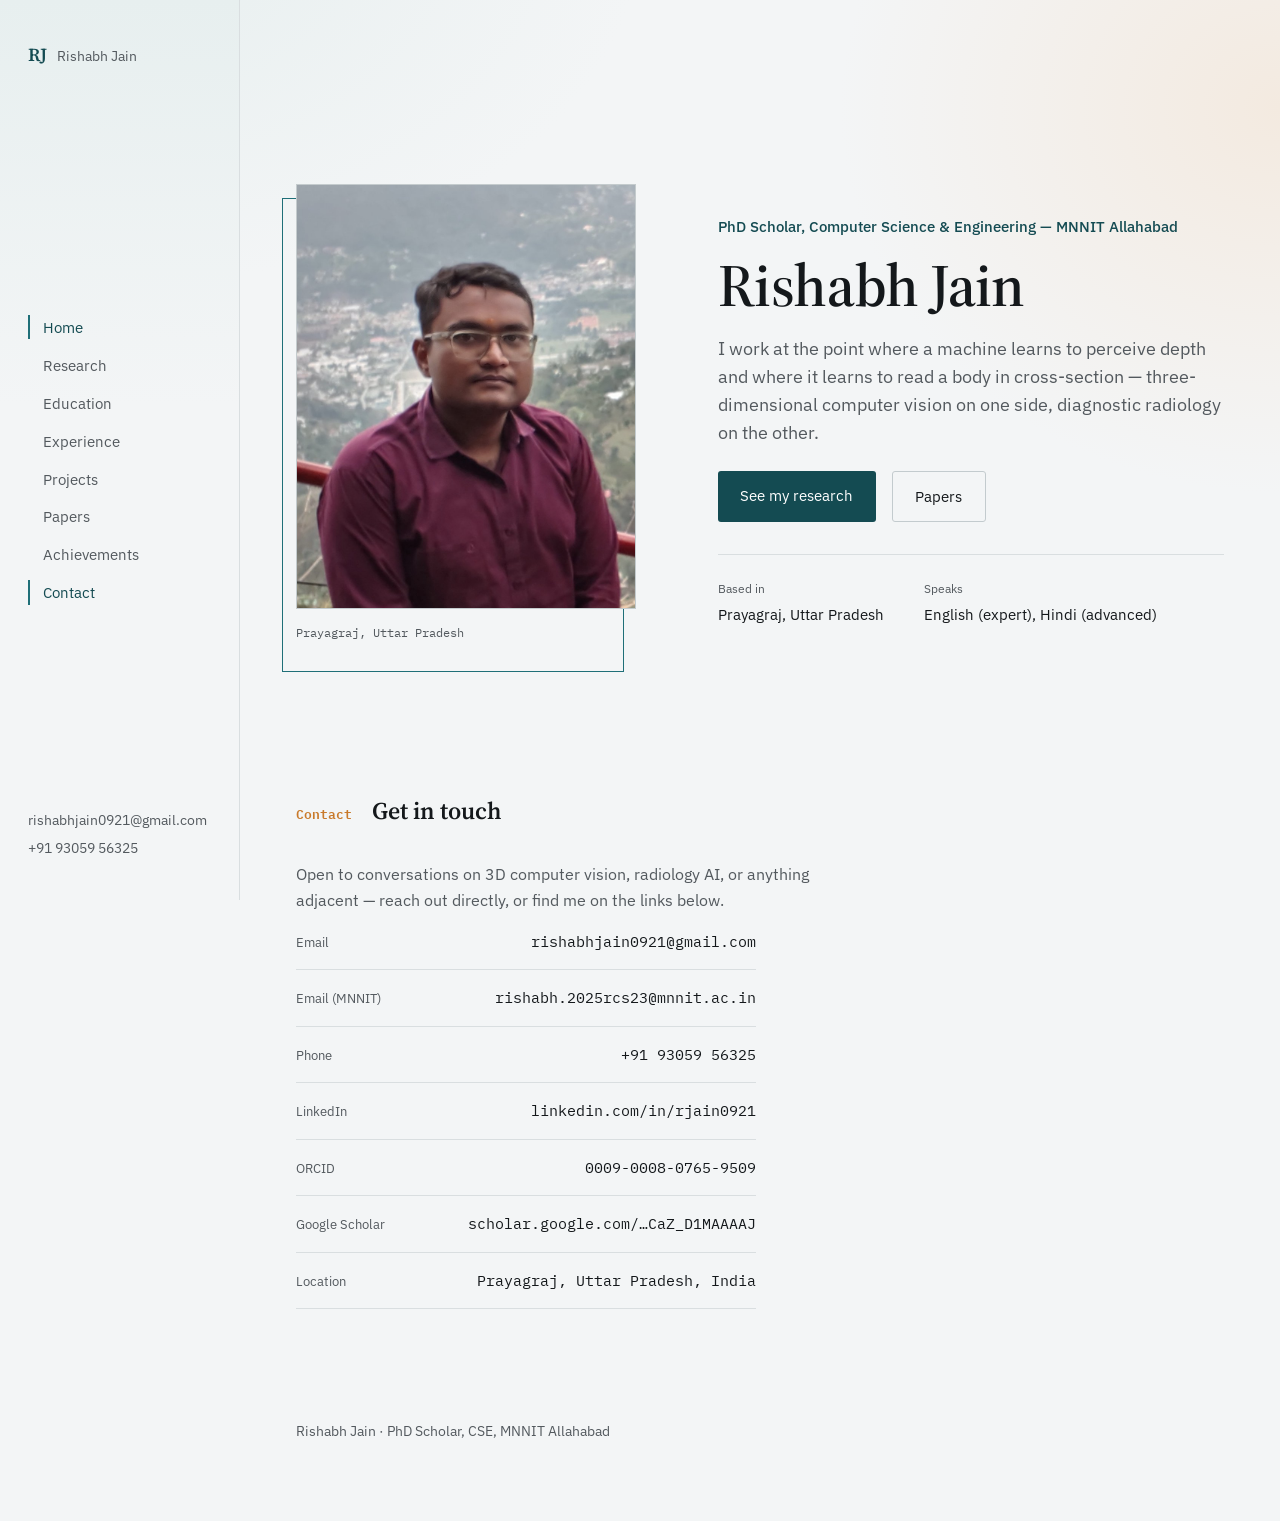
<file: index.html>
<!DOCTYPE html>
<html lang="en">
<head>
<meta charset="UTF-8">
<meta name="viewport" content="width=device-width, initial-scale=1">
<title>Rishabh Jain — PhD Scholar, Computer Science &amp; Engineering</title>
<meta name="description" content="Rishabh Jain — PhD scholar at MNNIT Allahabad researching 3D computer vision and radiology AI.">
<link rel="icon" href="data:,">
<link rel="preconnect" href="https://fonts.googleapis.com">
<link rel="preconnect" href="https://fonts.gstatic.com" crossorigin>
<link href="https://fonts.googleapis.com/css2?family=Source+Serif+4:opsz,wght@8..60,400;8..60,500;8..60,600;8..60,700&family=IBM+Plex+Sans:wght@400;500;600&family=IBM+Plex+Mono:wght@400;500&display=swap" rel="stylesheet">
<link rel="stylesheet" href="style.css">
</head>
<body>

<a class="skip-link" href="#main">Skip to content</a>

<input type="checkbox" id="nav-toggle" class="nav-toggle-input">
<label for="nav-toggle" class="nav-toggle-label" aria-hidden="true">
  <span></span>
</label>

<nav class="sidebar" aria-label="Section navigation">
  <a class="sidebar-top" href="index.html">
    <span class="mark" aria-hidden="true">RJ</span>
    <span class="mark-full">Rishabh Jain</span>
  </a>
  <ol class="sidebar-nav">
    <li><a href="index.html">Home</a></li>
    <li><a href="research.html">Research</a></li>
    <li><a href="education.html">Education</a></li>
    <li><a href="experience.html">Experience</a></li>
    <li><a href="projects.html">Projects</a></li>
    <li><a href="papers.html">Papers</a></li>
    <li><a href="achievements.html">Achievements</a></li>
    <li><a href="index.html#contact">Contact</a></li>
  </ol>
  <div class="sidebar-bottom">
    <a href="mailto:rishabhjain0921@gmail.com">rishabhjain0921@gmail.com</a>
    <a href="tel:+919305956325">+91 93059 56325</a>
  </div>
</nav>

<main id="main">

  <section class="home-hero" id="top">
    <div class="profile-photo-wrap">
      <img class="profile-photo" src="assets/rishabh.jpg" alt="Portrait of Rishabh Jain">
      <p class="photo-caption">Prayagraj, Uttar Pradesh</p>
    </div>
    <div class="hero-text">
      <p class="cred">PhD Scholar, Computer Science &amp; Engineering — MNNIT Allahabad</p>
      <h1>Rishabh Jain</h1>
      <p class="hero-lede">
        I work at the point where a machine learns to perceive depth and where it learns
        to read a body in cross-section — three-dimensional computer vision on one side,
        diagnostic radiology on the other.
      </p>
      <div class="hero-links">
        <a href="research.html" class="btn-primary">See my research</a>
        <a href="papers.html" class="btn-ghost">Papers</a>
      </div>
      <dl class="hero-meta">
        <div><dt>Based in</dt><dd>Prayagraj, Uttar Pradesh</dd></div>
        <div><dt>Speaks</dt><dd>English (expert), Hindi (advanced)</dd></div>
      </dl>
    </div>
  </section>

  <section class="section contact" id="contact">
    <h2><span class="num">Contact</span>Get in touch</h2>
    <p class="contact-lede">
      Open to conversations on 3D computer vision, radiology AI, or anything adjacent —
      reach out directly, or find me on the links below.
    </p>
    <ul class="profile-links">
      <li>
        <a href="mailto:rishabhjain0921@gmail.com">
          <span class="pl-label">Email</span>
          <span class="pl-value">rishabhjain0921@gmail.com</span>
        </a>
      </li>
      <li>
        <a href="mailto:rishabh.2025rcs23@mnnit.ac.in">
          <span class="pl-label">Email (MNNIT)</span>
          <span class="pl-value">rishabh.2025rcs23@mnnit.ac.in</span>
        </a>
      </li>
      <li>
        <a href="tel:+919305956325">
          <span class="pl-label">Phone</span>
          <span class="pl-value">+91 93059 56325</span>
        </a>
      </li>
      <li>
        <a href="https://www.linkedin.com/in/rjain0921" target="_blank" rel="noopener">
          <span class="pl-label">LinkedIn</span>
          <span class="pl-value">linkedin.com/in/rjain0921</span>
        </a>
      </li>
      <li>
        <a href="https://orcid.org/0009-0008-0765-9509" target="_blank" rel="noopener">
          <span class="pl-label">ORCID</span>
          <span class="pl-value">0009-0008-0765-9509</span>
        </a>
      </li>
      <li>
        <a href="https://scholar.google.com/citations?hl=en&amp;user=CaZ_D1MAAAAJ" target="_blank" rel="noopener">
          <span class="pl-label">Google Scholar</span>
          <span class="pl-value">scholar.google.com/…CaZ_D1MAAAAJ</span>
        </a>
      </li>
      <li>
        <a href="https://www.google.com/maps/place/Prayagraj" target="_blank" rel="noopener">
          <span class="pl-label">Location</span>
          <span class="pl-value">Prayagraj, Uttar Pradesh, India</span>
        </a>
      </li>
    </ul>
  </section>

  <footer class="site-footer">
    <p>Rishabh Jain · PhD Scholar, CSE, MNNIT Allahabad</p>
  </footer>

</main>

<script src="script.js"></script>
</body>
</html>
</file>
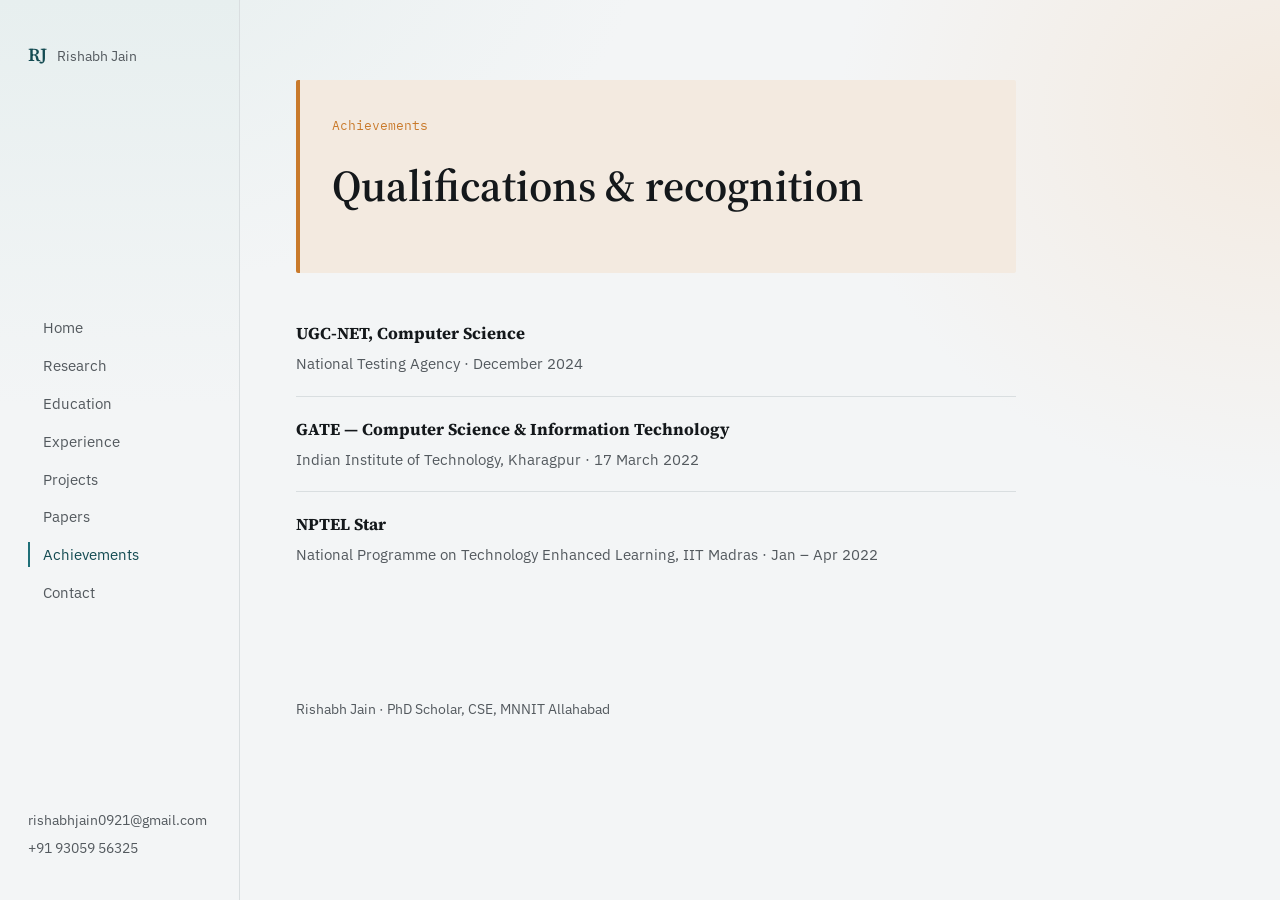
<file: achievements.html>
<!DOCTYPE html>
<html lang="en">
<head>
<meta charset="UTF-8">
<meta name="viewport" content="width=device-width, initial-scale=1">
<title>Achievements — Rishabh Jain</title>
<link rel="icon" href="data:,">
<link rel="preconnect" href="https://fonts.googleapis.com">
<link rel="preconnect" href="https://fonts.gstatic.com" crossorigin>
<link href="https://fonts.googleapis.com/css2?family=Source+Serif+4:opsz,wght@8..60,400;8..60,500;8..60,600;8..60,700&family=IBM+Plex+Sans:wght@400;500;600&family=IBM+Plex+Mono:wght@400;500&display=swap" rel="stylesheet">
<link rel="stylesheet" href="style.css">
</head>
<body>

<a class="skip-link" href="#main">Skip to content</a>

<input type="checkbox" id="nav-toggle" class="nav-toggle-input">
<label for="nav-toggle" class="nav-toggle-label" aria-hidden="true">
  <span></span>
</label>

<nav class="sidebar" aria-label="Section navigation">
  <a class="sidebar-top" href="index.html">
    <span class="mark" aria-hidden="true">RJ</span>
    <span class="mark-full">Rishabh Jain</span>
  </a>
  <ol class="sidebar-nav">
    <li><a href="index.html">Home</a></li>
    <li><a href="research.html">Research</a></li>
    <li><a href="education.html">Education</a></li>
    <li><a href="experience.html">Experience</a></li>
    <li><a href="projects.html">Projects</a></li>
    <li><a href="papers.html">Papers</a></li>
    <li><a href="achievements.html">Achievements</a></li>
    <li><a href="index.html#contact">Contact</a></li>
  </ol>
  <div class="sidebar-bottom">
    <a href="mailto:rishabhjain0921@gmail.com">rishabhjain0921@gmail.com</a>
    <a href="tel:+919305956325">+91 93059 56325</a>
  </div>
</nav>

<main id="main">

  <div class="page-head tint-amber">
    <span class="num">Achievements</span>
    <h1>Qualifications &amp; recognition</h1>
  </div>

  <section class="section">
    <ul class="achieve-list">
      <li>
        <h3>UGC-NET, Computer Science</h3>
        <p>National Testing Agency · December 2024</p>
      </li>
      <li>
        <h3>GATE — Computer Science &amp; Information Technology</h3>
        <p>Indian Institute of Technology, Kharagpur · 17 March 2022</p>
      </li>
      <li>
        <h3>NPTEL Star</h3>
        <p>National Programme on Technology Enhanced Learning, IIT Madras · Jan – Apr 2022</p>
      </li>
    </ul>
  </section>

  <footer class="site-footer">
    <p>Rishabh Jain · PhD Scholar, CSE, MNNIT Allahabad</p>
  </footer>

</main>

<script src="script.js"></script>
</body>
</html>
</file>
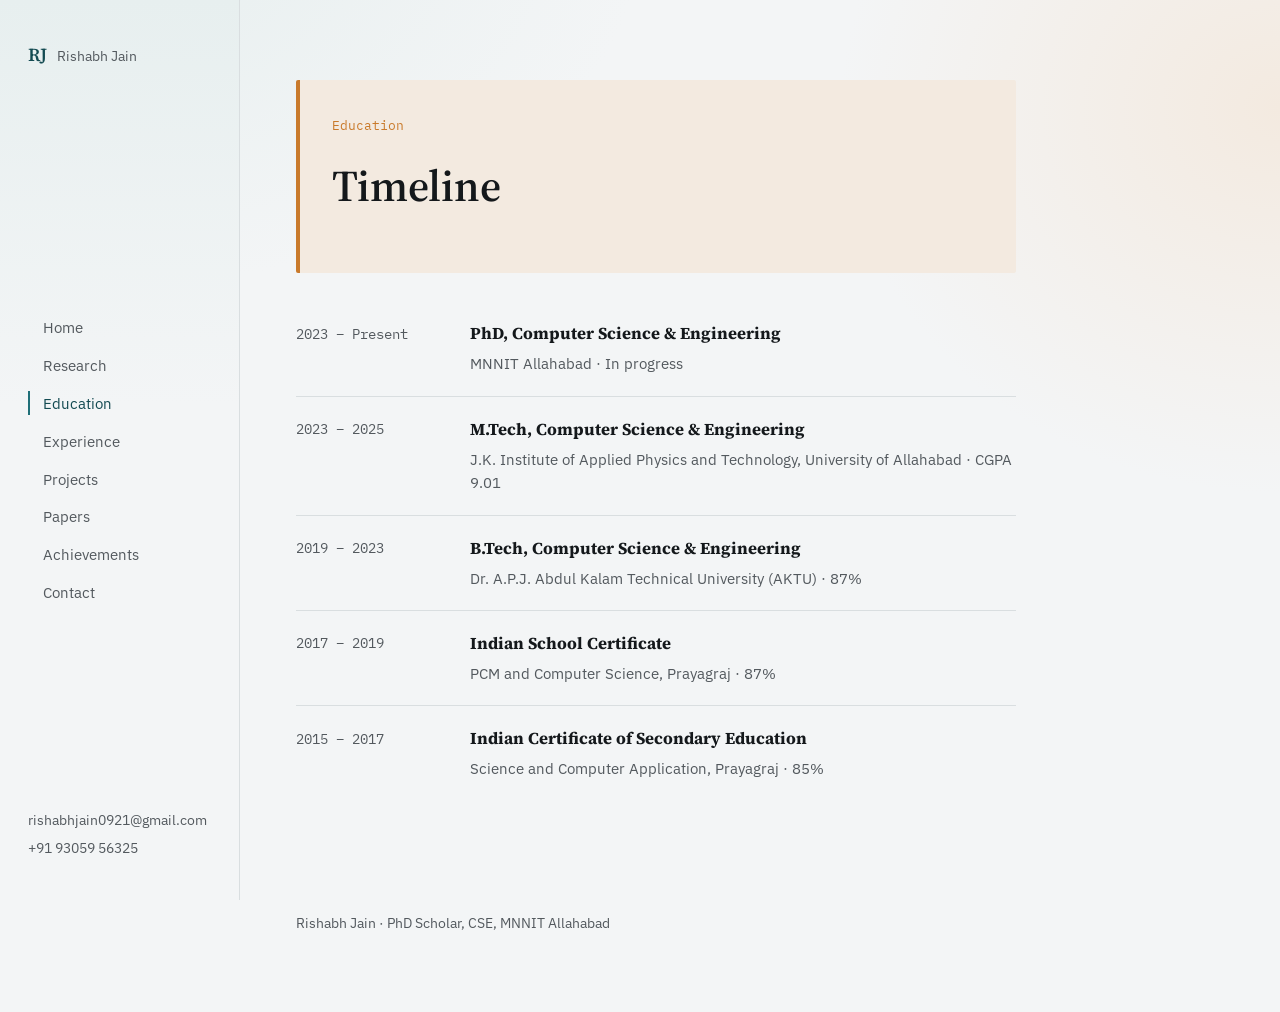
<file: education.html>
<!DOCTYPE html>
<html lang="en">
<head>
<meta charset="UTF-8">
<meta name="viewport" content="width=device-width, initial-scale=1">
<title>Education — Rishabh Jain</title>
<link rel="icon" href="data:,">
<link rel="preconnect" href="https://fonts.googleapis.com">
<link rel="preconnect" href="https://fonts.gstatic.com" crossorigin>
<link href="https://fonts.googleapis.com/css2?family=Source+Serif+4:opsz,wght@8..60,400;8..60,500;8..60,600;8..60,700&family=IBM+Plex+Sans:wght@400;500;600&family=IBM+Plex+Mono:wght@400;500&display=swap" rel="stylesheet">
<link rel="stylesheet" href="style.css">
</head>
<body>

<a class="skip-link" href="#main">Skip to content</a>

<input type="checkbox" id="nav-toggle" class="nav-toggle-input">
<label for="nav-toggle" class="nav-toggle-label" aria-hidden="true">
  <span></span>
</label>

<nav class="sidebar" aria-label="Section navigation">
  <a class="sidebar-top" href="index.html">
    <span class="mark" aria-hidden="true">RJ</span>
    <span class="mark-full">Rishabh Jain</span>
  </a>
  <ol class="sidebar-nav">
    <li><a href="index.html">Home</a></li>
    <li><a href="research.html">Research</a></li>
    <li><a href="education.html">Education</a></li>
    <li><a href="experience.html">Experience</a></li>
    <li><a href="projects.html">Projects</a></li>
    <li><a href="papers.html">Papers</a></li>
    <li><a href="achievements.html">Achievements</a></li>
    <li><a href="index.html#contact">Contact</a></li>
  </ol>
  <div class="sidebar-bottom">
    <a href="mailto:rishabhjain0921@gmail.com">rishabhjain0921@gmail.com</a>
    <a href="tel:+919305956325">+91 93059 56325</a>
  </div>
</nav>

<main id="main">

  <div class="page-head tint-amber">
    <span class="num">Education</span>
    <h1>Timeline</h1>
  </div>

  <section class="section">
    <ol class="timeline">
      <li>
        <div class="tl-year">2023 – Present</div>
        <div class="tl-body">
          <h3>PhD, Computer Science &amp; Engineering</h3>
          <p>MNNIT Allahabad · In progress</p>
        </div>
      </li>
      <li>
        <div class="tl-year">2023 – 2025</div>
        <div class="tl-body">
          <h3>M.Tech, Computer Science &amp; Engineering</h3>
          <p>J.K. Institute of Applied Physics and Technology, University of Allahabad · CGPA 9.01</p>
        </div>
      </li>
      <li>
        <div class="tl-year">2019 – 2023</div>
        <div class="tl-body">
          <h3>B.Tech, Computer Science &amp; Engineering</h3>
          <p>Dr. A.P.J. Abdul Kalam Technical University (AKTU) · 87%</p>
        </div>
      </li>
      <li>
        <div class="tl-year">2017 – 2019</div>
        <div class="tl-body">
          <h3>Indian School Certificate</h3>
          <p>PCM and Computer Science, Prayagraj · 87%</p>
        </div>
      </li>
      <li>
        <div class="tl-year">2015 – 2017</div>
        <div class="tl-body">
          <h3>Indian Certificate of Secondary Education</h3>
          <p>Science and Computer Application, Prayagraj · 85%</p>
        </div>
      </li>
    </ol>
  </section>

  <footer class="site-footer">
    <p>Rishabh Jain · PhD Scholar, CSE, MNNIT Allahabad</p>
  </footer>

</main>

<script src="script.js"></script>
</body>
</html>
</file>
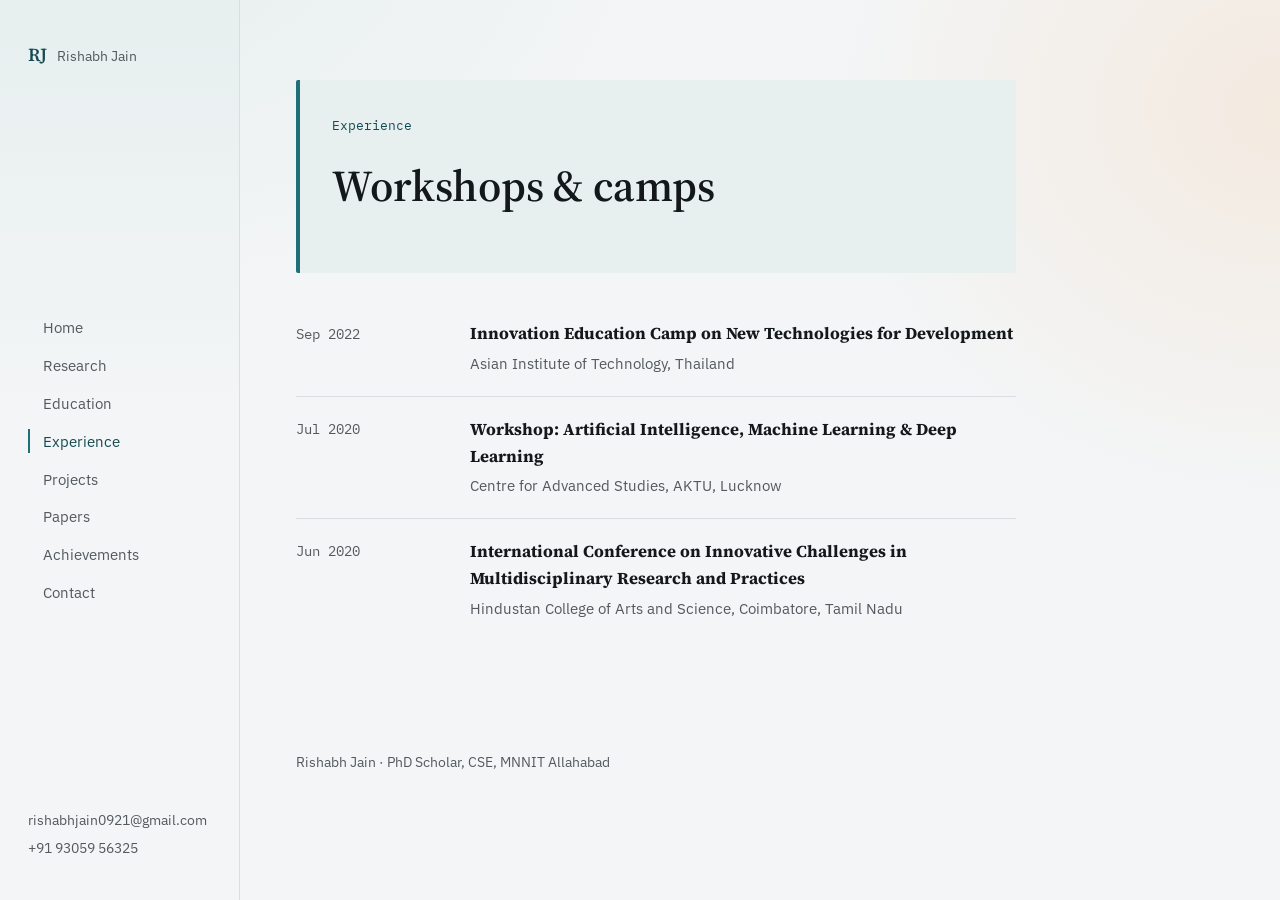
<file: experience.html>
<!DOCTYPE html>
<html lang="en">
<head>
<meta charset="UTF-8">
<meta name="viewport" content="width=device-width, initial-scale=1">
<title>Experience — Rishabh Jain</title>
<link rel="icon" href="data:,">
<link rel="preconnect" href="https://fonts.googleapis.com">
<link rel="preconnect" href="https://fonts.gstatic.com" crossorigin>
<link href="https://fonts.googleapis.com/css2?family=Source+Serif+4:opsz,wght@8..60,400;8..60,500;8..60,600;8..60,700&family=IBM+Plex+Sans:wght@400;500;600&family=IBM+Plex+Mono:wght@400;500&display=swap" rel="stylesheet">
<link rel="stylesheet" href="style.css">
</head>
<body>

<a class="skip-link" href="#main">Skip to content</a>

<input type="checkbox" id="nav-toggle" class="nav-toggle-input">
<label for="nav-toggle" class="nav-toggle-label" aria-hidden="true">
  <span></span>
</label>

<nav class="sidebar" aria-label="Section navigation">
  <a class="sidebar-top" href="index.html">
    <span class="mark" aria-hidden="true">RJ</span>
    <span class="mark-full">Rishabh Jain</span>
  </a>
  <ol class="sidebar-nav">
    <li><a href="index.html">Home</a></li>
    <li><a href="research.html">Research</a></li>
    <li><a href="education.html">Education</a></li>
    <li><a href="experience.html">Experience</a></li>
    <li><a href="projects.html">Projects</a></li>
    <li><a href="papers.html">Papers</a></li>
    <li><a href="achievements.html">Achievements</a></li>
    <li><a href="index.html#contact">Contact</a></li>
  </ol>
  <div class="sidebar-bottom">
    <a href="mailto:rishabhjain0921@gmail.com">rishabhjain0921@gmail.com</a>
    <a href="tel:+919305956325">+91 93059 56325</a>
  </div>
</nav>

<main id="main">

  <div class="page-head tint-teal">
    <span class="num">Experience</span>
    <h1>Workshops &amp; camps</h1>
  </div>

  <section class="section">
    <ol class="timeline">
      <li>
        <div class="tl-year">Sep 2022</div>
        <div class="tl-body">
          <h3>Innovation Education Camp on New Technologies for Development</h3>
          <p>Asian Institute of Technology, Thailand</p>
        </div>
      </li>
      <li>
        <div class="tl-year">Jul 2020</div>
        <div class="tl-body">
          <h3>Workshop: Artificial Intelligence, Machine Learning &amp; Deep Learning</h3>
          <p>Centre for Advanced Studies, AKTU, Lucknow</p>
        </div>
      </li>
      <li>
        <div class="tl-year">Jun 2020</div>
        <div class="tl-body">
          <h3>International Conference on Innovative Challenges in Multidisciplinary Research and Practices</h3>
          <p>Hindustan College of Arts and Science, Coimbatore, Tamil Nadu</p>
        </div>
      </li>
    </ol>
  </section>

  <footer class="site-footer">
    <p>Rishabh Jain · PhD Scholar, CSE, MNNIT Allahabad</p>
  </footer>

</main>

<script src="script.js"></script>
</body>
</html>
</file>
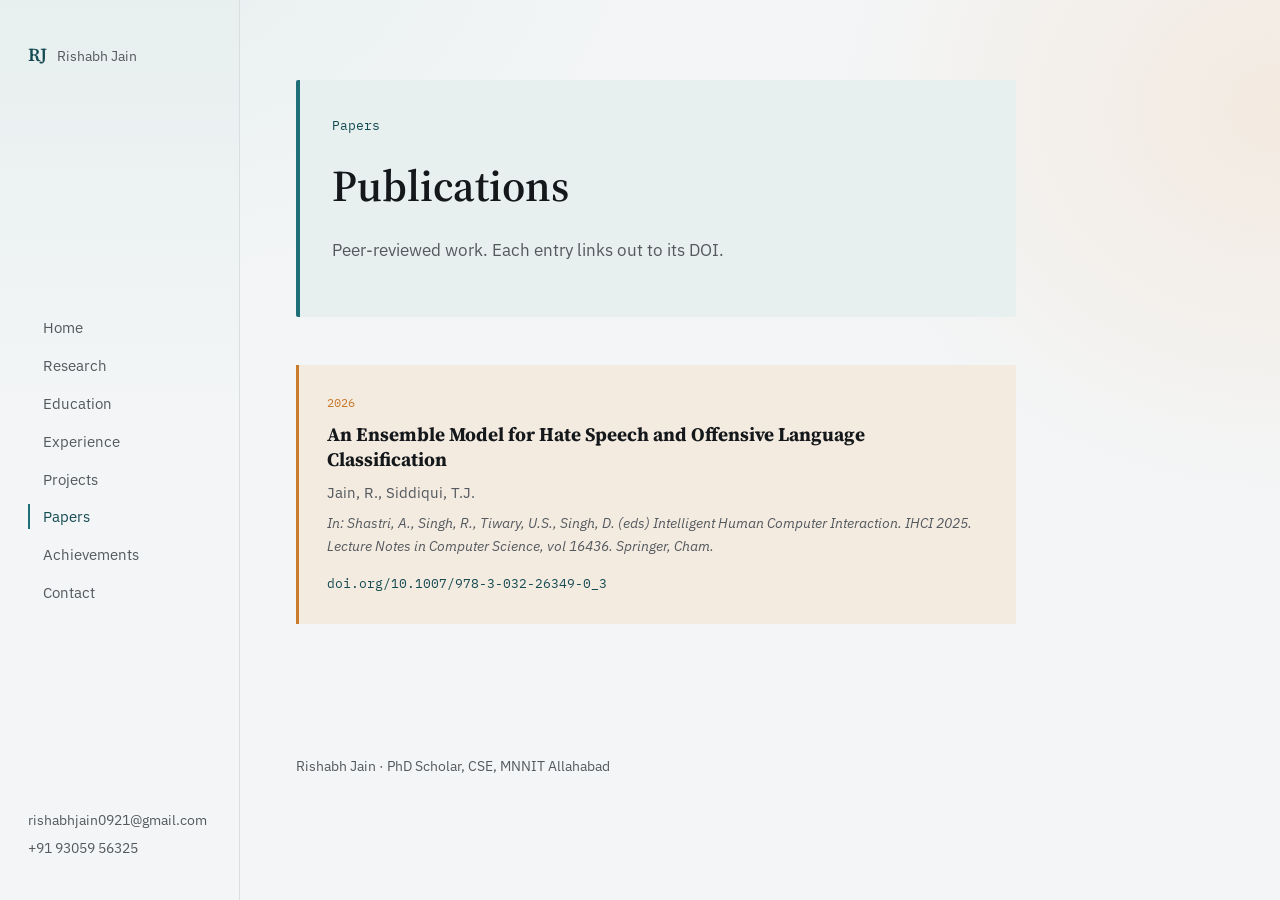
<file: papers.html>
<!DOCTYPE html>
<html lang="en">
<head>
<meta charset="UTF-8">
<meta name="viewport" content="width=device-width, initial-scale=1">
<title>Papers — Rishabh Jain</title>
<link rel="icon" href="data:,">
<link rel="preconnect" href="https://fonts.googleapis.com">
<link rel="preconnect" href="https://fonts.gstatic.com" crossorigin>
<link href="https://fonts.googleapis.com/css2?family=Source+Serif+4:opsz,wght@8..60,400;8..60,500;8..60,600;8..60,700&family=IBM+Plex+Sans:wght@400;500;600&family=IBM+Plex+Mono:wght@400;500&display=swap" rel="stylesheet">
<link rel="stylesheet" href="style.css">
</head>
<body>

<a class="skip-link" href="#main">Skip to content</a>

<input type="checkbox" id="nav-toggle" class="nav-toggle-input">
<label for="nav-toggle" class="nav-toggle-label" aria-hidden="true">
  <span></span>
</label>

<nav class="sidebar" aria-label="Section navigation">
  <a class="sidebar-top" href="index.html">
    <span class="mark" aria-hidden="true">RJ</span>
    <span class="mark-full">Rishabh Jain</span>
  </a>
  <ol class="sidebar-nav">
    <li><a href="index.html">Home</a></li>
    <li><a href="research.html">Research</a></li>
    <li><a href="education.html">Education</a></li>
    <li><a href="experience.html">Experience</a></li>
    <li><a href="projects.html">Projects</a></li>
    <li><a href="papers.html">Papers</a></li>
    <li><a href="achievements.html">Achievements</a></li>
    <li><a href="index.html#contact">Contact</a></li>
  </ol>
  <div class="sidebar-bottom">
    <a href="mailto:rishabhjain0921@gmail.com">rishabhjain0921@gmail.com</a>
    <a href="tel:+919305956325">+91 93059 56325</a>
  </div>
</nav>

<main id="main">

  <div class="page-head tint-teal">
    <span class="num">Papers</span>
    <h1>Publications</h1>
    <p>Peer-reviewed work. Each entry links out to its DOI.</p>
  </div>

  <section class="section">
    <a class="paper-card" href="https://doi.org/10.1007/978-3-032-26349-0_3" target="_blank" rel="noopener">
      <span class="paper-year">2026</span>
      <h3>An Ensemble Model for Hate Speech and Offensive Language Classification</h3>
      <p class="paper-authors">Jain, R., Siddiqui, T.J.</p>
      <p class="paper-venue">
        In: Shastri, A., Singh, R., Tiwary, U.S., Singh, D. (eds) Intelligent Human
        Computer Interaction. IHCI 2025. Lecture Notes in Computer Science, vol 16436.
        Springer, Cham.
      </p>
      <span class="paper-doi">doi.org/10.1007/978-3-032-26349-0_3</span>
    </a>
  </section>

  <footer class="site-footer">
    <p>Rishabh Jain · PhD Scholar, CSE, MNNIT Allahabad</p>
  </footer>

</main>

<script src="script.js"></script>
</body>
</html>
</file>
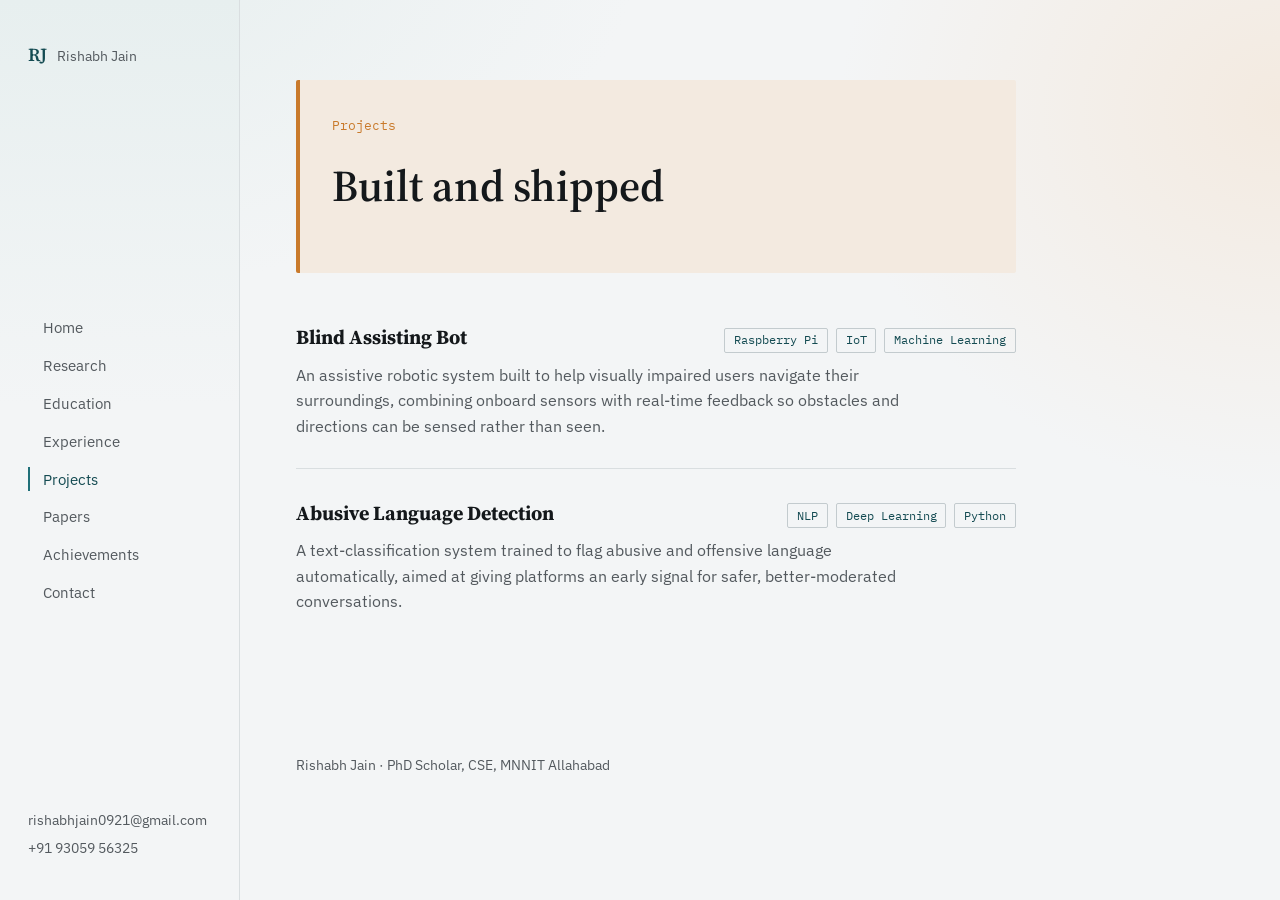
<file: projects.html>
<!DOCTYPE html>
<html lang="en">
<head>
<meta charset="UTF-8">
<meta name="viewport" content="width=device-width, initial-scale=1">
<title>Projects — Rishabh Jain</title>
<link rel="icon" href="data:,">
<link rel="preconnect" href="https://fonts.googleapis.com">
<link rel="preconnect" href="https://fonts.gstatic.com" crossorigin>
<link href="https://fonts.googleapis.com/css2?family=Source+Serif+4:opsz,wght@8..60,400;8..60,500;8..60,600;8..60,700&family=IBM+Plex+Sans:wght@400;500;600&family=IBM+Plex+Mono:wght@400;500&display=swap" rel="stylesheet">
<link rel="stylesheet" href="style.css">
</head>
<body>

<a class="skip-link" href="#main">Skip to content</a>

<input type="checkbox" id="nav-toggle" class="nav-toggle-input">
<label for="nav-toggle" class="nav-toggle-label" aria-hidden="true">
  <span></span>
</label>

<nav class="sidebar" aria-label="Section navigation">
  <a class="sidebar-top" href="index.html">
    <span class="mark" aria-hidden="true">RJ</span>
    <span class="mark-full">Rishabh Jain</span>
  </a>
  <ol class="sidebar-nav">
    <li><a href="index.html">Home</a></li>
    <li><a href="research.html">Research</a></li>
    <li><a href="education.html">Education</a></li>
    <li><a href="experience.html">Experience</a></li>
    <li><a href="projects.html">Projects</a></li>
    <li><a href="papers.html">Papers</a></li>
    <li><a href="achievements.html">Achievements</a></li>
    <li><a href="index.html#contact">Contact</a></li>
  </ol>
  <div class="sidebar-bottom">
    <a href="mailto:rishabhjain0921@gmail.com">rishabhjain0921@gmail.com</a>
    <a href="tel:+919305956325">+91 93059 56325</a>
  </div>
</nav>

<main id="main">

  <div class="page-head tint-amber">
    <span class="num">Projects</span>
    <h1>Built and shipped</h1>
  </div>

  <section class="section">
    <div class="project-list">
      <article class="project">
        <div class="project-head">
          <h3>Blind Assisting Bot</h3>
          <span class="tag-row">
            <span class="tag">Raspberry Pi</span>
            <span class="tag">IoT</span>
            <span class="tag">Machine Learning</span>
          </span>
        </div>
        <p>
          An assistive robotic system built to help visually impaired users navigate
          their surroundings, combining onboard sensors with real-time feedback so
          obstacles and directions can be sensed rather than seen.
        </p>
      </article>
      <article class="project">
        <div class="project-head">
          <h3>Abusive Language Detection</h3>
          <span class="tag-row">
            <span class="tag">NLP</span>
            <span class="tag">Deep Learning</span>
            <span class="tag">Python</span>
          </span>
        </div>
        <p>
          A text-classification system trained to flag abusive and offensive language
          automatically, aimed at giving platforms an early signal for safer,
          better-moderated conversations.
        </p>
      </article>
    </div>
  </section>

  <footer class="site-footer">
    <p>Rishabh Jain · PhD Scholar, CSE, MNNIT Allahabad</p>
  </footer>

</main>

<script src="script.js"></script>
</body>
</html>
</file>
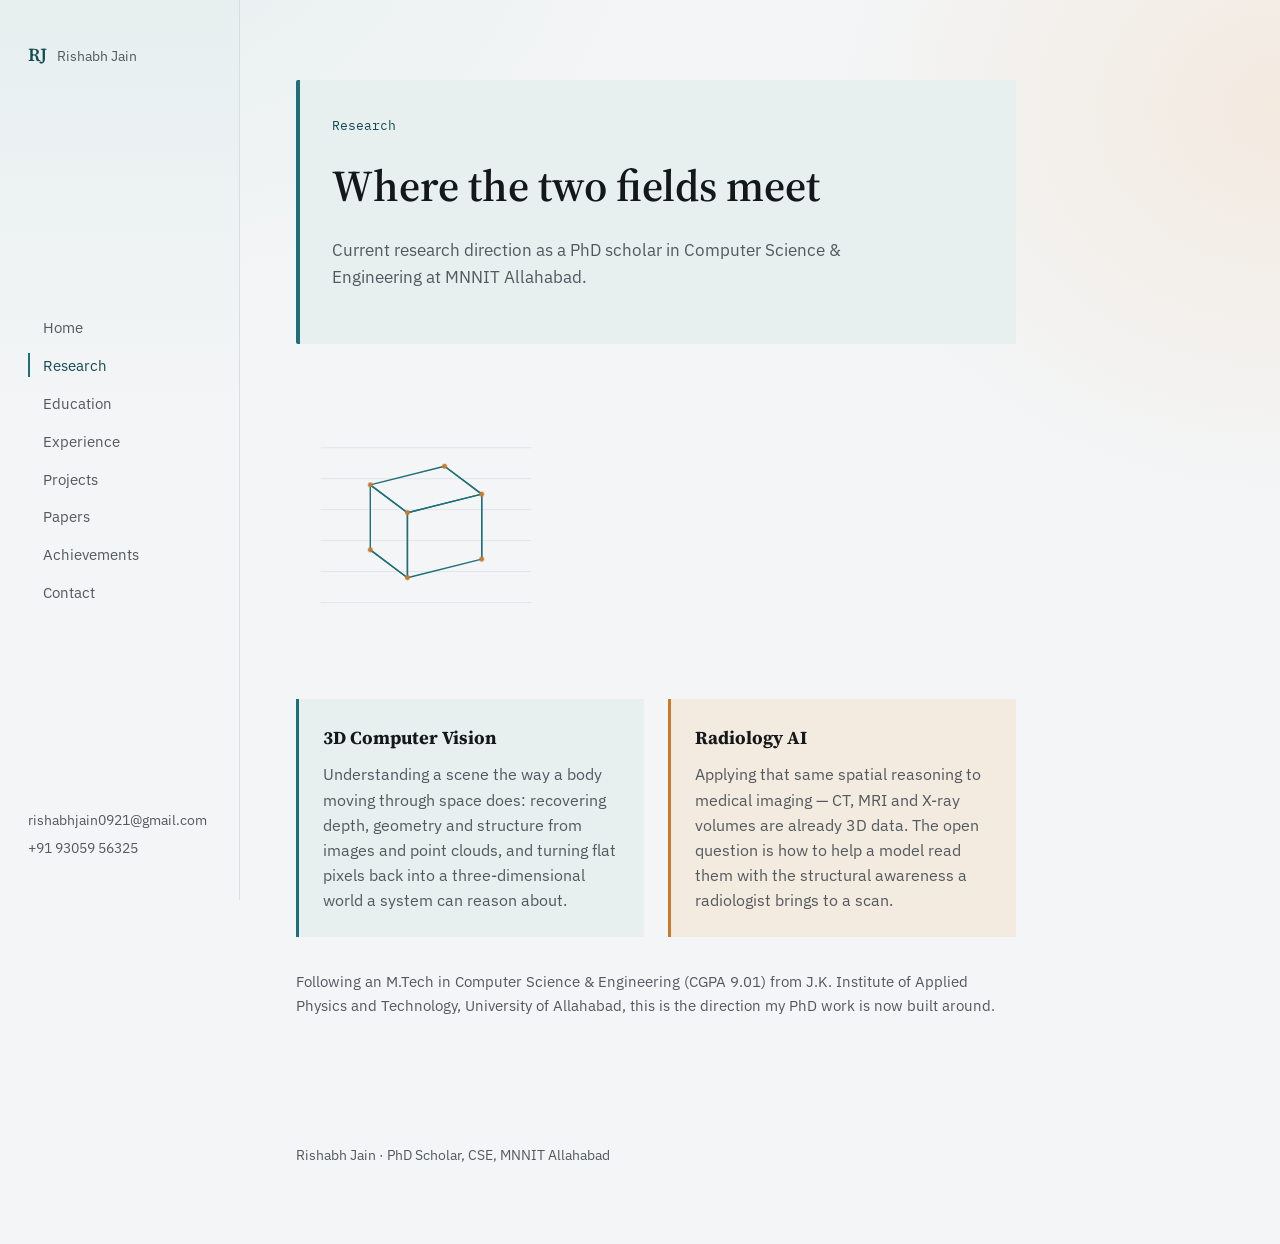
<file: research.html>
<!DOCTYPE html>
<html lang="en">
<head>
<meta charset="UTF-8">
<meta name="viewport" content="width=device-width, initial-scale=1">
<title>Research — Rishabh Jain</title>
<link rel="icon" href="data:,">
<link rel="preconnect" href="https://fonts.googleapis.com">
<link rel="preconnect" href="https://fonts.gstatic.com" crossorigin>
<link href="https://fonts.googleapis.com/css2?family=Source+Serif+4:opsz,wght@8..60,400;8..60,500;8..60,600;8..60,700&family=IBM+Plex+Sans:wght@400;500;600&family=IBM+Plex+Mono:wght@400;500&display=swap" rel="stylesheet">
<link rel="stylesheet" href="style.css">
</head>
<body>

<a class="skip-link" href="#main">Skip to content</a>

<input type="checkbox" id="nav-toggle" class="nav-toggle-input">
<label for="nav-toggle" class="nav-toggle-label" aria-hidden="true">
  <span></span>
</label>

<nav class="sidebar" aria-label="Section navigation">
  <a class="sidebar-top" href="index.html">
    <span class="mark" aria-hidden="true">RJ</span>
    <span class="mark-full">Rishabh Jain</span>
  </a>
  <ol class="sidebar-nav">
    <li><a href="index.html">Home</a></li>
    <li><a href="research.html">Research</a></li>
    <li><a href="education.html">Education</a></li>
    <li><a href="experience.html">Experience</a></li>
    <li><a href="projects.html">Projects</a></li>
    <li><a href="papers.html">Papers</a></li>
    <li><a href="achievements.html">Achievements</a></li>
    <li><a href="index.html#contact">Contact</a></li>
  </ol>
  <div class="sidebar-bottom">
    <a href="mailto:rishabhjain0921@gmail.com">rishabhjain0921@gmail.com</a>
    <a href="tel:+919305956325">+91 93059 56325</a>
  </div>
</nav>

<main id="main">

  <div class="page-head tint-teal">
    <span class="num">Research</span>
    <h1>Where the two fields meet</h1>
    <p>Current research direction as a PhD scholar in Computer Science &amp; Engineering at MNNIT Allahabad.</p>
  </div>

  <section class="section">
    <div class="research-hero-figure">
      <svg viewBox="0 0 420 420" fill="none" xmlns="http://www.w3.org/2000/svg">
        <g class="scan-lines" stroke="var(--line-strong)" stroke-width="1">
          <line x1="40" y1="90" x2="380" y2="90"></line>
          <line x1="40" y1="140" x2="380" y2="140"></line>
          <line x1="40" y1="190" x2="380" y2="190"></line>
          <line x1="40" y1="240" x2="380" y2="240"></line>
          <line x1="40" y1="290" x2="380" y2="290"></line>
          <line x1="40" y1="340" x2="380" y2="340"></line>
        </g>
        <g class="cube" stroke="var(--teal)" stroke-width="2.25" stroke-linejoin="round" stroke-linecap="round">
          <polygon points="120,150 240,120 300,165 180,195" />
          <polygon points="120,150 180,195 180,300 120,255" />
          <polygon points="180,195 300,165 300,270 180,300" />
          <line x1="240" y1="120" x2="300" y2="165" />
          <line x1="300" y1="165" x2="300" y2="270" />
          <line x1="120" y1="255" x2="180" y2="300" />
        </g>
        <g class="nodes" fill="var(--amber)">
          <circle cx="120" cy="150" r="4"></circle>
          <circle cx="240" cy="120" r="4"></circle>
          <circle cx="300" cy="165" r="4"></circle>
          <circle cx="180" cy="195" r="4"></circle>
          <circle cx="120" cy="255" r="4"></circle>
          <circle cx="180" cy="300" r="4"></circle>
          <circle cx="300" cy="270" r="4"></circle>
        </g>
      </svg>
    </div>

    <div class="research-grid">
      <article class="research-card">
        <h3>3D Computer Vision</h3>
        <p>
          Understanding a scene the way a body moving through space does: recovering
          depth, geometry and structure from images and point clouds, and turning flat
          pixels back into a three-dimensional world a system can reason about.
        </p>
      </article>
      <article class="research-card amber">
        <h3>Radiology AI</h3>
        <p>
          Applying that same spatial reasoning to medical imaging — CT, MRI and X-ray
          volumes are already 3D data. The open question is how to help a model read
          them with the structural awareness a radiologist brings to a scan.
        </p>
      </article>
    </div>
    <p class="research-note">
      Following an M.Tech in Computer Science &amp; Engineering (CGPA 9.01) from J.K.
      Institute of Applied Physics and Technology, University of Allahabad, this is the
      direction my PhD work is now built around.
    </p>
  </section>

  <footer class="site-footer">
    <p>Rishabh Jain · PhD Scholar, CSE, MNNIT Allahabad</p>
  </footer>

</main>

<script src="script.js"></script>
</body>
</html>
</file>
<file: style.css>
/* ---------- Tokens ---------- */
:root{
  --bg: #F3F5F6;
  --bg-alt: #EAEDEE;
  --ink: #14181B;
  --ink-soft: #53595E;
  --teal: #1F6F78;
  --teal-deep: #144B52;
  --amber: #C97A2B;
  --teal-tint: #E7EFEF;
  --teal-tint-2: #DCE9E8;
  --amber-tint: #F3EAE0;
  --amber-tint-2: #EEE0CE;
  --line: #D9DEE0;
  --line-strong: #C3CBCE;
  --serif: "Source Serif 4", Georgia, serif;
  --sans: "IBM Plex Sans", -apple-system, BlinkMacSystemFont, "Segoe UI", sans-serif;
  --mono: "IBM Plex Mono", "SFMono-Regular", Consolas, monospace;
  --sidebar-w: 240px;
  --content-max: 720px;
}

*{ box-sizing: border-box; }
html{ scroll-behavior: smooth; overflow-x: hidden; }

body{
  margin: 0;
  background:
    radial-gradient(ellipse 900px 600px at 8% -8%, var(--teal-tint) 0%, transparent 60%),
    radial-gradient(ellipse 800px 700px at 100% 12%, var(--amber-tint) 0%, transparent 55%),
    var(--bg);
  background-attachment: fixed;
  color: var(--ink);
  font-family: var(--sans);
  font-size: 16px;
  line-height: 1.6;
  -webkit-font-smoothing: antialiased;
  overflow-x: hidden;
  width: 100%;
}

img{ max-width: 100%; height: auto; }

h1,h2,h3{ font-family: var(--serif); color: var(--ink); margin: 0; }
p{ margin: 0 0 1em; color: var(--ink-soft); }
a{ color: var(--teal-deep); }
a:focus-visible, button:focus-visible, label:focus-visible{
  outline: 2px solid var(--teal);
  outline-offset: 3px;
}

.skip-link{
  position: absolute;
  left: -999px;
  top: 0;
  background: var(--ink);
  color: #fff;
  padding: 0.6em 1em;
  z-index: 100;
}
.skip-link:focus{ left: 1em; top: 1em; }

@media (prefers-reduced-motion: reduce){
  html{ scroll-behavior: auto; }
  *{ animation-duration: 0.001ms !important; animation-iteration-count: 1 !important; transition-duration: 0.001ms !important; }
}

/* ---------- Sidebar ---------- */
.sidebar{
  position: fixed;
  top: 0; left: 0; bottom: 0;
  width: var(--sidebar-w);
  padding: 2.5rem 1.75rem;
  display: flex;
  flex-direction: column;
  justify-content: space-between;
  border-right: 1px solid var(--line);
  background: linear-gradient(180deg, var(--teal-tint) 0%, var(--bg) 45%);
  overflow-y: auto;
}

.sidebar-top{ display: flex; align-items: baseline; gap: 0.6rem; text-decoration: none; }
.mark{
  font-family: var(--serif);
  font-weight: 600;
  font-size: 1.15rem;
  color: var(--teal-deep);
}
.mark-full{ font-size: 0.85rem; color: var(--ink-soft); }

.sidebar-nav{
  list-style: none;
  margin: 2.5rem 0 0;
  padding: 0;
  display: flex;
  flex-direction: column;
  gap: 0.85rem;
}
.sidebar-nav a{
  text-decoration: none;
  color: var(--ink-soft);
  font-size: 0.95rem;
  border-left: 2px solid transparent;
  padding-left: 0.8rem;
  transition: color 0.15s ease, border-color 0.15s ease;
  display: block;
}
.sidebar-nav a:hover,
.sidebar-nav a.active{
  color: var(--teal-deep);
  border-left-color: var(--teal);
}

.sidebar-bottom{
  display: flex;
  flex-direction: column;
  gap: 0.4rem;
  font-size: 0.85rem;
}
.sidebar-bottom a{ text-decoration: none; color: var(--ink-soft); }
.sidebar-bottom a:hover{ color: var(--teal-deep); }

.nav-toggle-input{ display: none; }
.nav-toggle-label{
  display: none;
  position: fixed;
  top: 1rem; right: 1rem;
  z-index: 50;
  width: 44px; height: 44px;
  border-radius: 50%;
  background: var(--teal-deep);
  cursor: pointer;
  align-items: center;
  justify-content: center;
}
.nav-toggle-label span,
.nav-toggle-label span::before,
.nav-toggle-label span::after{
  content: "";
  display: block;
  width: 18px; height: 2px;
  background: #fff;
  position: relative;
}
.nav-toggle-label span::before{ position: absolute; top: -6px; }
.nav-toggle-label span::after{ position: absolute; top: 6px; }

/* ---------- Main layout ---------- */
main{
  margin-left: var(--sidebar-w);
  padding: 0 3.5rem;
}

/* ---------- Home hero (photo left, text right) ---------- */
.home-hero{
  min-height: 88vh;
  display: grid;
  grid-template-columns: 0.85fr 1.15fr;
  align-items: center;
  gap: 3rem;
  padding-top: 3rem;
}

.profile-photo-wrap{ position: relative; max-width: 340px; margin: 0 auto 0 0; }
.profile-photo-wrap::before{
  content: "";
  position: absolute;
  top: 14px; left: -14px;
  width: 100%; height: 100%;
  border: 1.5px solid var(--teal);
  z-index: 0;
}
.profile-photo{
  position: relative;
  width: 100%;
  aspect-ratio: 4 / 5;
  object-fit: cover;
  display: block;
  filter: grayscale(0.15);
  border: 1px solid var(--line-strong);
  z-index: 1;
}
.photo-caption{
  margin-top: 0.9rem;
  font-family: var(--mono);
  font-size: 0.78rem;
  color: var(--ink-soft);
}

.cred{
  font-size: 0.95rem;
  color: var(--teal-deep);
  margin-bottom: 1rem;
  font-weight: 500;
}

.home-hero h1{
  font-size: clamp(2.5rem, 5vw, 3.75rem);
  line-height: 1.05;
  font-weight: 600;
  letter-spacing: -0.01em;
  margin-bottom: 1.1rem;
}

.hero-lede{
  font-size: 1.1rem;
  max-width: 46ch;
  color: var(--ink-soft);
}

.hero-links{ display: flex; gap: 1rem; margin: 1.5rem 0 2rem; flex-wrap: wrap; }

.btn-primary, .btn-ghost{
  display: inline-block;
  padding: 0.75rem 1.4rem;
  font-size: 0.95rem;
  text-decoration: none;
  border-radius: 3px;
}
.btn-primary{
  background: var(--teal-deep);
  color: #fff;
}
.btn-primary:hover{ background: var(--teal); }
.btn-ghost{
  border: 1px solid var(--line-strong);
  color: var(--ink);
}
.btn-ghost:hover{ border-color: var(--teal); color: var(--teal-deep); }

.hero-meta{
  display: flex;
  gap: 2.5rem;
  margin: 0;
  padding-top: 1.5rem;
  border-top: 1px solid var(--line);
}
.hero-meta dt{
  font-size: 0.78rem;
  color: var(--ink-soft);
  margin-bottom: 0.2rem;
}
.hero-meta dd{
  margin: 0;
  font-size: 0.95rem;
}

/* ---------- Sub-page headers ---------- */
.page-head{
  max-width: var(--content-max);
  margin: 5rem 0 3rem;
  padding: 2.25rem 2rem;
  border-left: 4px solid var(--teal);
  border-radius: 2px;
}
.page-head.tint-amber{ border-left-color: var(--amber); background: var(--amber-tint); }
.page-head.tint-teal{ border-left-color: var(--teal); background: var(--teal-tint); }
.page-head .num{
  display: block;
  font-family: var(--mono);
  font-size: 0.8rem;
  color: var(--amber);
  margin-bottom: 0.9rem;
}
.page-head.tint-teal .num{ color: var(--teal-deep); }
.page-head h1{
  font-size: clamp(2.1rem, 4vw, 2.75rem);
  font-weight: 600;
  margin-bottom: 1rem;
}
.page-head p{ font-size: 1.05rem; max-width: 60ch; }

.research-hero-figure{ max-width: 260px; margin: 0 0 2.5rem; }
.research-hero-figure svg{ width: 100%; height: auto; }
.scan-lines line{ opacity: 0.6; }
.cube{ stroke-dasharray: 900; stroke-dashoffset: 900; animation: draw 1.8s ease forwards 0.2s; }
@keyframes draw{ to{ stroke-dashoffset: 0; } }
.nodes circle{ opacity: 0; animation: fadeIn 0.6s ease forwards 1.9s; }
@keyframes fadeIn{ to{ opacity: 1; } }

/* ---------- Sections ---------- */
.section{
  max-width: var(--content-max);
  padding: 0 0 5rem;
}
.section h2{
  display: flex;
  align-items: baseline;
  gap: 1.25rem;
  font-size: 1.5rem;
  font-weight: 600;
  margin-bottom: 2rem;
}
.section h2 .num{
  font-family: var(--mono);
  font-size: 0.8rem;
  color: var(--amber);
  white-space: nowrap;
}

.research-grid{
  display: grid;
  grid-template-columns: 1fr 1fr;
  gap: 1.5rem;
  margin-bottom: 2rem;
}
.research-card{
  padding: 1.5rem;
  background: var(--teal-tint);
  border-left: 3px solid var(--teal);
}
.research-card.amber{
  background: var(--amber-tint);
  border-left-color: var(--amber);
}
.research-card h3{ font-size: 1.15rem; margin-bottom: 0.6rem; }
.research-card p{ font-size: 0.98rem; margin: 0; }
.research-note{ font-size: 0.95rem; }

.project{ padding: 1.75rem 0; border-bottom: 1px solid var(--line); }
.project:first-child{ padding-top: 0; }
.project:last-child{ border-bottom: none; }
.project-head{
  display: flex;
  justify-content: space-between;
  align-items: baseline;
  flex-wrap: wrap;
  gap: 0.5rem 1rem;
  margin-bottom: 0.6rem;
}
.project-head h3{ font-size: 1.25rem; }
.tag-row{ display: flex; gap: 0.5rem; flex-wrap: wrap; }
.tag{
  font-family: var(--mono);
  font-size: 0.72rem;
  color: var(--teal-deep);
  border: 1px solid var(--line-strong);
  padding: 0.15rem 0.55rem;
  border-radius: 2px;
}
.project p{ max-width: 62ch; margin: 0; }

.timeline{ list-style: none; margin: 0; padding: 0; }
.timeline li{
  display: grid;
  grid-template-columns: 150px 1fr;
  gap: 1.5rem;
  padding: 1.25rem 0;
  border-bottom: 1px solid var(--line);
}
.timeline li:first-child{ padding-top: 0; }
.timeline li:last-child{ border-bottom: none; }
.tl-year{
  font-family: var(--mono);
  font-size: 0.85rem;
  color: var(--ink-soft);
  padding-top: 0.15rem;
}
.tl-body h3{ font-size: 1.05rem; margin-bottom: 0.25rem; }
.tl-body p{ margin: 0; font-size: 0.92rem; }

.achieve-list{ list-style: none; margin: 0; padding: 0; }
.achieve-list li{ padding: 1.25rem 0; border-bottom: 1px solid var(--line); }
.achieve-list li:first-child{ padding-top: 0; }
.achieve-list li:last-child{ border-bottom: none; }
.achieve-list h3{ font-size: 1.05rem; margin-bottom: 0.25rem; }
.achieve-list p{ margin: 0; font-size: 0.92rem; }

/* ---------- Papers ---------- */
.paper-card{
  display: block;
  text-decoration: none;
  color: inherit;
  padding: 1.75rem;
  background: var(--amber-tint);
  border-left: 3px solid var(--amber);
  margin-bottom: 1.25rem;
  transition: background 0.15s ease;
}
.paper-card:hover{ background: var(--amber-tint-2); }
.paper-card .paper-year{
  font-family: var(--mono);
  font-size: 0.78rem;
  color: var(--amber);
  margin-bottom: 0.6rem;
  display: block;
}
.paper-card h3{
  font-size: 1.2rem;
  color: var(--ink);
  margin-bottom: 0.5rem;
  line-height: 1.3;
}
.paper-card .paper-authors{
  font-size: 0.95rem;
  color: var(--ink-soft);
  margin-bottom: 0.4rem;
}
.paper-card .paper-venue{
  font-size: 0.9rem;
  color: var(--ink-soft);
  font-style: italic;
  margin-bottom: 0.8rem;
}
.paper-card .paper-doi{
  font-family: var(--mono);
  font-size: 0.82rem;
  color: var(--teal-deep);
  word-break: break-all;
}

/* ---------- Profile / contact links ---------- */
.profile-links{
  list-style: none;
  margin: 0;
  padding: 0;
  display: flex;
  flex-direction: column;
  max-width: 46ch;
}
.profile-links li{
  border-bottom: 1px solid var(--line);
}
.profile-links li:first-child a{ padding-top: 0; }
.profile-links a{
  display: flex;
  justify-content: space-between;
  align-items: baseline;
  gap: 1rem;
  padding: 1rem 0;
  text-decoration: none;
  color: var(--ink);
}
.profile-links a:hover{ color: var(--teal-deep); }
.profile-links a:hover .pl-value{ color: var(--teal); }
.pl-label{
  font-size: 0.82rem;
  color: var(--ink-soft);
  min-width: 6.5rem;
  flex-shrink: 0;
}
.pl-value{
  font-family: var(--mono);
  font-size: 0.92rem;
  color: var(--ink);
  text-align: right;
  word-break: break-word;
}

.contact-lede{ max-width: 52ch; }

.site-footer{
  max-width: var(--content-max);
  padding: 2rem 0 4rem;
  font-size: 0.85rem;
  color: var(--ink-soft);
}

/* ---------- Responsive ---------- */
@media (max-width: 980px){
  .research-grid{ grid-template-columns: 1fr; }
}

@media (max-width: 800px){
  .sidebar{
    transform: translateX(-100%);
    transition: transform 0.25s ease;
    z-index: 40;
    width: min(80vw, 300px);
  }
  .nav-toggle-input:checked ~ .sidebar{ transform: translateX(0); }
  .nav-toggle-label{ display: flex; }
  main{ margin-left: 0; padding: 0 1.25rem; }
  .home-hero{
    grid-template-columns: 1fr;
    min-height: auto;
    padding-top: 5rem;
    gap: 2rem;
  }
  .profile-photo-wrap{ max-width: 260px; margin: 0 auto; }
  .photo-caption{ text-align: center; }
  .profile-links a{ flex-direction: column; gap: 0.15rem; }
  .pl-value{ text-align: left; }
  .page-head{ margin-top: 4.5rem; padding: 1.75rem 1.5rem; }
}
</file>
